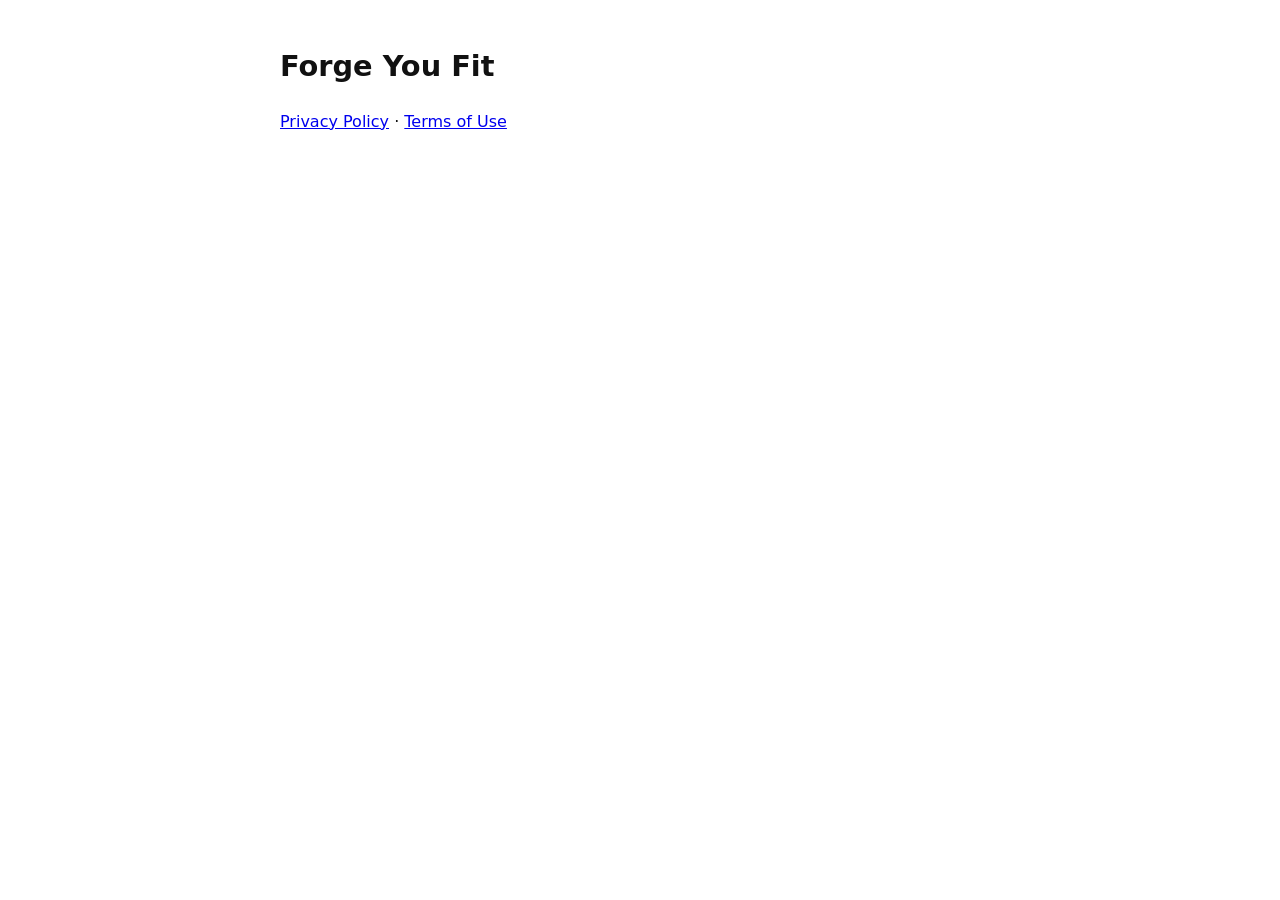
<file: index.html>
<!doctype html><html lang="en"><head><meta charset="utf-8"><meta name="viewport" content="width=device-width,initial-scale=1"><title>Forge You Fit</title><link rel="stylesheet" href="style.css"></head>
<body><h1>Forge You Fit</h1><p><a href="privacy/">Privacy Policy</a> · <a href="terms/">Terms of Use</a></p></body></html>
</file>
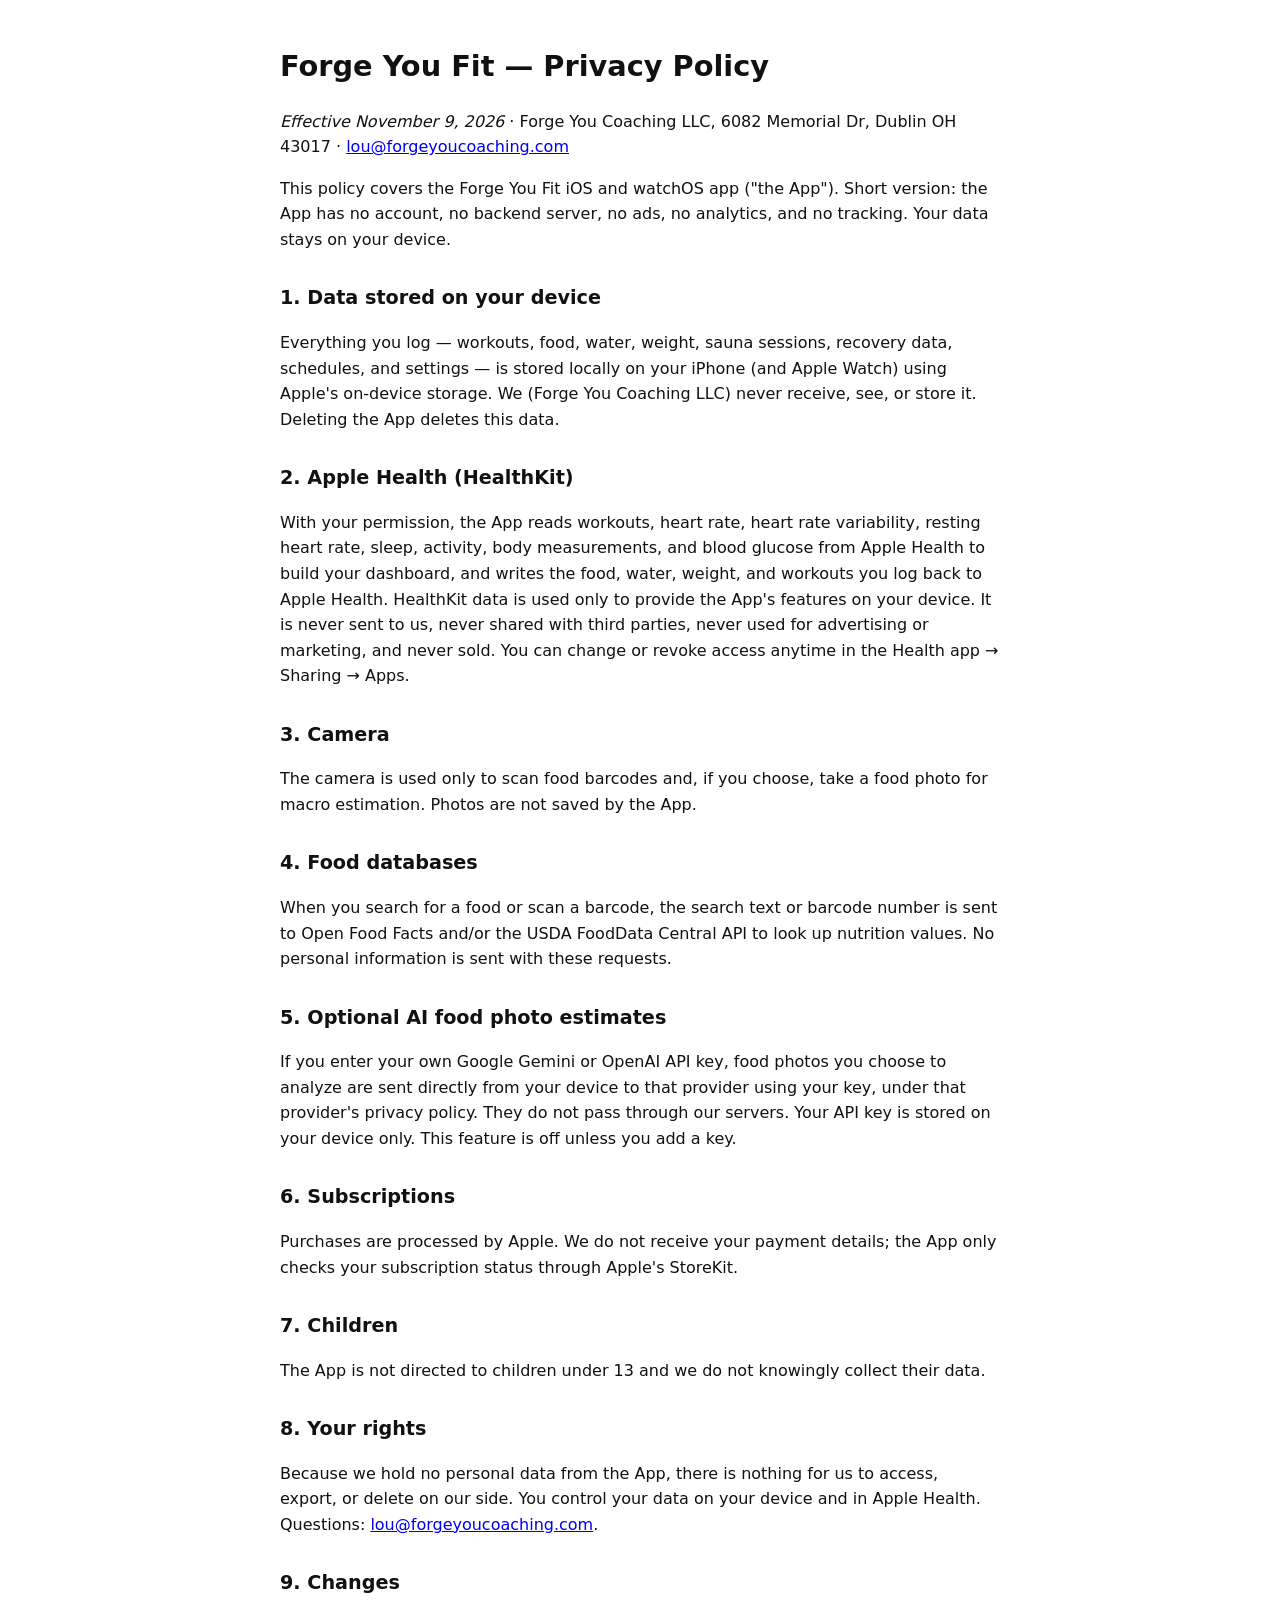
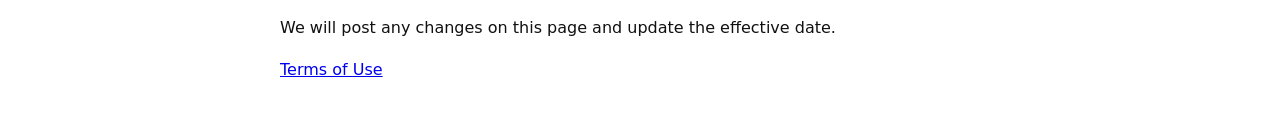
<file: privacy/index.html>
<!doctype html><html lang="en"><head><meta charset="utf-8"><meta name="viewport" content="width=device-width,initial-scale=1">
<title>Forge You Fit Privacy Policy</title><link rel="stylesheet" href="../style.css"></head><body>
<h1>Forge You Fit — Privacy Policy</h1>
<p><em>Effective November 9, 2026</em> · Forge You Coaching LLC, 6082 Memorial Dr, Dublin OH 43017 · <a href="mailto:lou@forgeyoucoaching.com">lou@forgeyoucoaching.com</a></p>
<p>This policy covers the Forge You Fit iOS and watchOS app ("the App"). Short version: the App has no account, no backend server, no ads, no analytics, and no tracking. Your data stays on your device.</p>
<h2>1. Data stored on your device</h2>
<p>Everything you log — workouts, food, water, weight, sauna sessions, recovery data, schedules, and settings — is stored locally on your iPhone (and Apple Watch) using Apple's on-device storage. We (Forge You Coaching LLC) never receive, see, or store it. Deleting the App deletes this data.</p>
<h2>2. Apple Health (HealthKit)</h2>
<p>With your permission, the App reads workouts, heart rate, heart rate variability, resting heart rate, sleep, activity, body measurements, and blood glucose from Apple Health to build your dashboard, and writes the food, water, weight, and workouts you log back to Apple Health. HealthKit data is used only to provide the App's features on your device. It is never sent to us, never shared with third parties, never used for advertising or marketing, and never sold. You can change or revoke access anytime in the Health app → Sharing → Apps.</p>
<h2>3. Camera</h2>
<p>The camera is used only to scan food barcodes and, if you choose, take a food photo for macro estimation. Photos are not saved by the App.</p>
<h2>4. Food databases</h2>
<p>When you search for a food or scan a barcode, the search text or barcode number is sent to Open Food Facts and/or the USDA FoodData Central API to look up nutrition values. No personal information is sent with these requests.</p>
<h2>5. Optional AI food photo estimates</h2>
<p>If you enter your own Google Gemini or OpenAI API key, food photos you choose to analyze are sent directly from your device to that provider using your key, under that provider's privacy policy. They do not pass through our servers. Your API key is stored on your device only. This feature is off unless you add a key.</p>
<h2>6. Subscriptions</h2>
<p>Purchases are processed by Apple. We do not receive your payment details; the App only checks your subscription status through Apple's StoreKit.</p>
<h2>7. Children</h2>
<p>The App is not directed to children under 13 and we do not knowingly collect their data.</p>
<h2>8. Your rights</h2>
<p>Because we hold no personal data from the App, there is nothing for us to access, export, or delete on our side. You control your data on your device and in Apple Health. Questions: <a href="mailto:lou@forgeyoucoaching.com">lou@forgeyoucoaching.com</a>.</p>
<h2>9. Changes</h2>
<p>We will post any changes on this page and update the effective date.</p>
<p><a href="../terms/">Terms of Use</a></p>
</body></html>
</file>
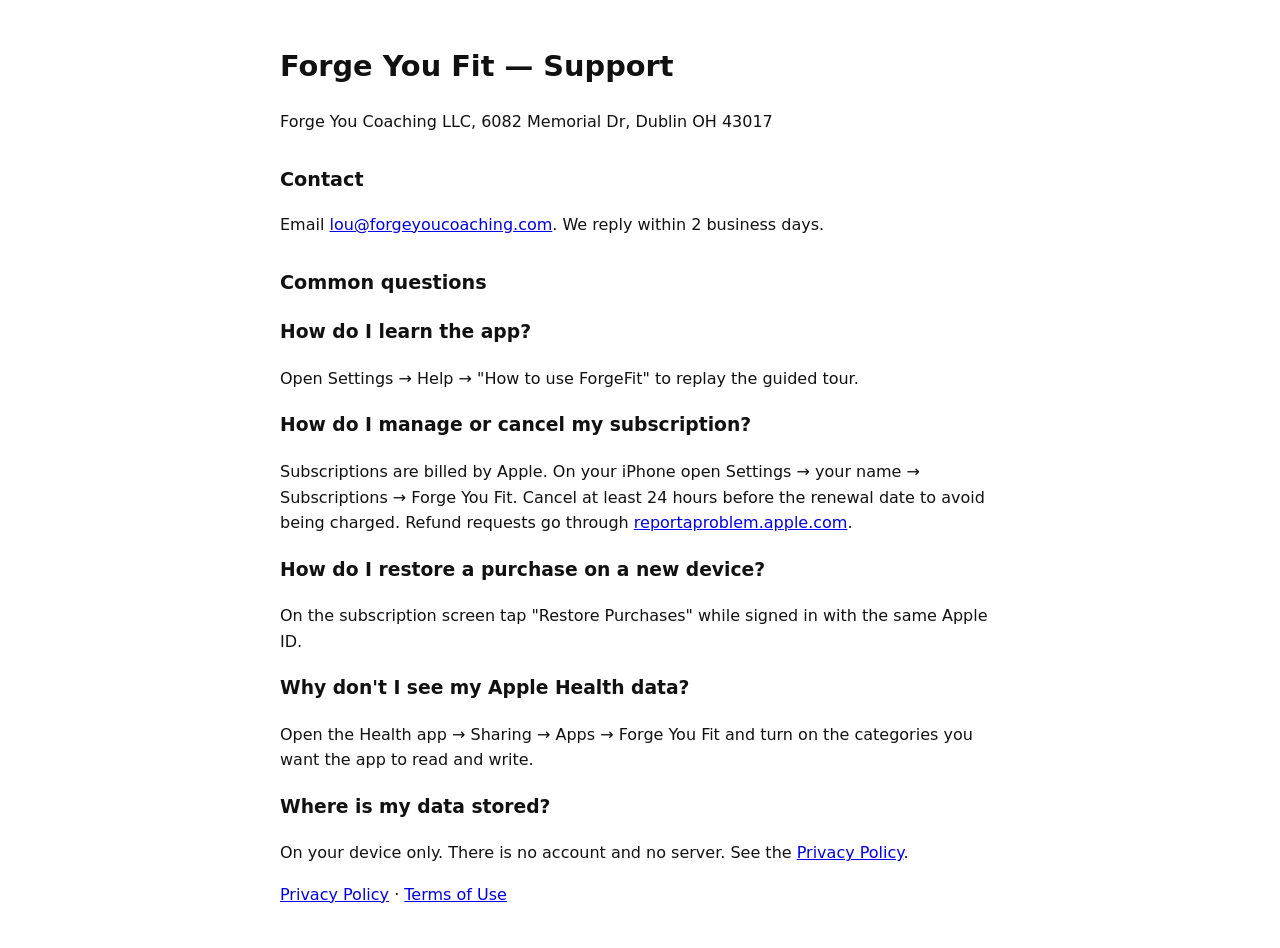
<file: support/index.html>
<!doctype html><html lang="en"><head><meta charset="utf-8"><meta name="viewport" content="width=device-width,initial-scale=1">
<title>Forge You Fit Support</title><link rel="stylesheet" href="../style.css"></head><body>
<h1>Forge You Fit — Support</h1>
<p>Forge You Coaching LLC, 6082 Memorial Dr, Dublin OH 43017</p>
<h2>Contact</h2>
<p>Email <a href="mailto:lou@forgeyoucoaching.com">lou@forgeyoucoaching.com</a>. We reply within 2 business days.</p>
<h2>Common questions</h2>
<h3>How do I learn the app?</h3>
<p>Open Settings → Help → "How to use ForgeFit" to replay the guided tour.</p>
<h3>How do I manage or cancel my subscription?</h3>
<p>Subscriptions are billed by Apple. On your iPhone open Settings → your name → Subscriptions → Forge You Fit. Cancel at least 24 hours before the renewal date to avoid being charged. Refund requests go through <a href="https://reportaproblem.apple.com">reportaproblem.apple.com</a>.</p>
<h3>How do I restore a purchase on a new device?</h3>
<p>On the subscription screen tap "Restore Purchases" while signed in with the same Apple ID.</p>
<h3>Why don't I see my Apple Health data?</h3>
<p>Open the Health app → Sharing → Apps → Forge You Fit and turn on the categories you want the app to read and write.</p>
<h3>Where is my data stored?</h3>
<p>On your device only. There is no account and no server. See the <a href="../privacy/">Privacy Policy</a>.</p>
<p><a href="../privacy/">Privacy Policy</a> · <a href="../terms/">Terms of Use</a></p>
</body></html>
</file>
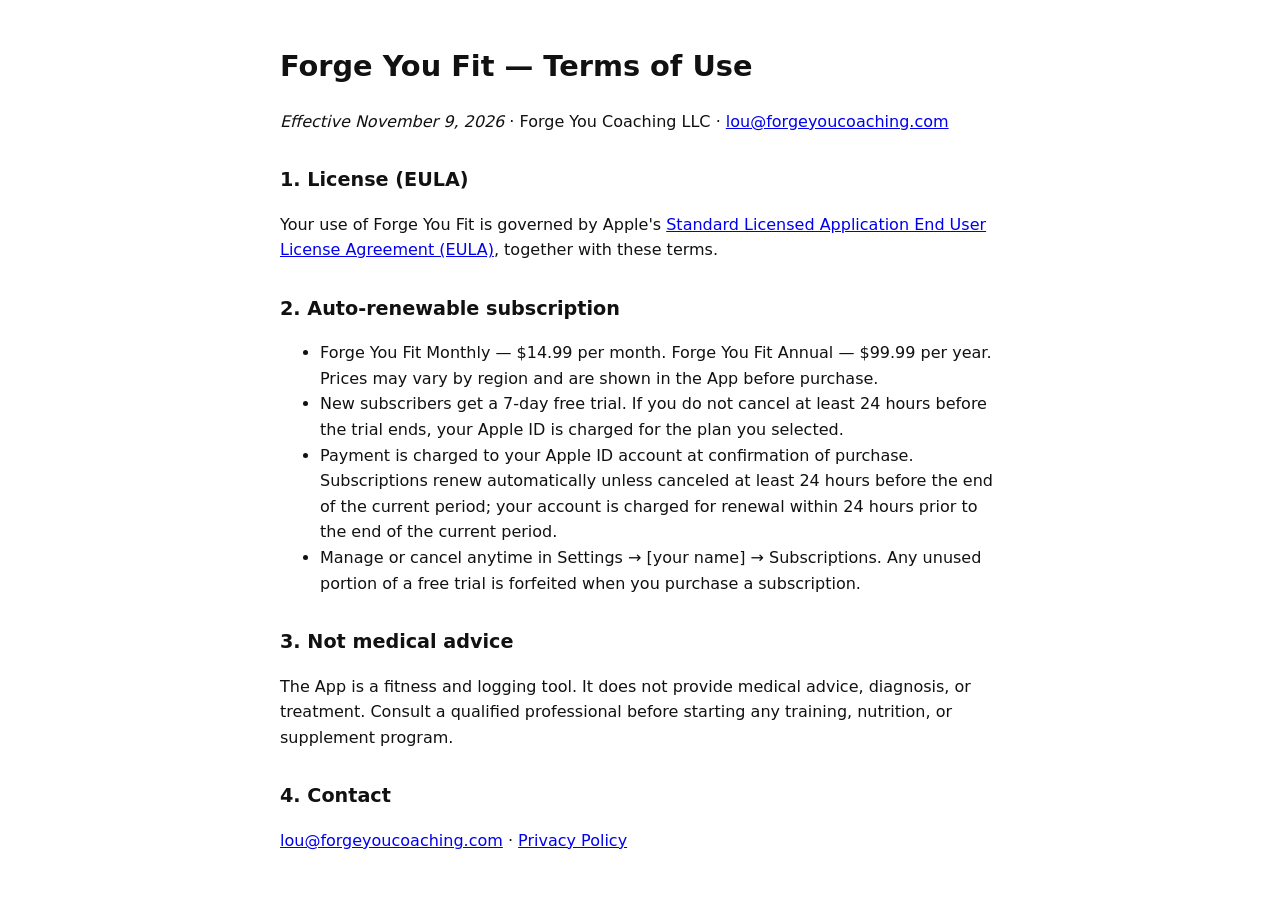
<file: terms/index.html>
<!doctype html><html lang="en"><head><meta charset="utf-8"><meta name="viewport" content="width=device-width,initial-scale=1">
<title>Forge You Fit Terms of Use</title><link rel="stylesheet" href="../style.css"></head><body>
<h1>Forge You Fit — Terms of Use</h1>
<p><em>Effective November 9, 2026</em> · Forge You Coaching LLC · <a href="mailto:lou@forgeyoucoaching.com">lou@forgeyoucoaching.com</a></p>
<h2>1. License (EULA)</h2>
<p>Your use of Forge You Fit is governed by Apple's <a href="https://www.apple.com/legal/internet-services/itunes/dev/stdeula/">Standard Licensed Application End User License Agreement (EULA)</a>, together with these terms.</p>
<h2>2. Auto-renewable subscription</h2>
<ul>
<li>Forge You Fit Monthly — $14.99 per month. Forge You Fit Annual — $99.99 per year. Prices may vary by region and are shown in the App before purchase.</li>
<li>New subscribers get a 7-day free trial. If you do not cancel at least 24 hours before the trial ends, your Apple ID is charged for the plan you selected.</li>
<li>Payment is charged to your Apple ID account at confirmation of purchase. Subscriptions renew automatically unless canceled at least 24 hours before the end of the current period; your account is charged for renewal within 24 hours prior to the end of the current period.</li>
<li>Manage or cancel anytime in Settings → [your name] → Subscriptions. Any unused portion of a free trial is forfeited when you purchase a subscription.</li>
</ul>
<h2>3. Not medical advice</h2>
<p>The App is a fitness and logging tool. It does not provide medical advice, diagnosis, or treatment. Consult a qualified professional before starting any training, nutrition, or supplement program.</p>
<h2>4. Contact</h2>
<p><a href="mailto:lou@forgeyoucoaching.com">lou@forgeyoucoaching.com</a> · <a href="../privacy/">Privacy Policy</a></p>
</body></html>
</file>
<file: style.css>
:root{color-scheme:light dark}body{font:16px/1.6 -apple-system,system-ui,sans-serif;max-width:720px;margin:0 auto;padding:24px 16px;background:#fff;color:#111}
@media (prefers-color-scheme:dark){body{background:#0e0a14;color:#eee}a{color:#ff5fa8}}h1{font-size:1.8em}h2{font-size:1.2em;margin-top:1.6em}
</file>
